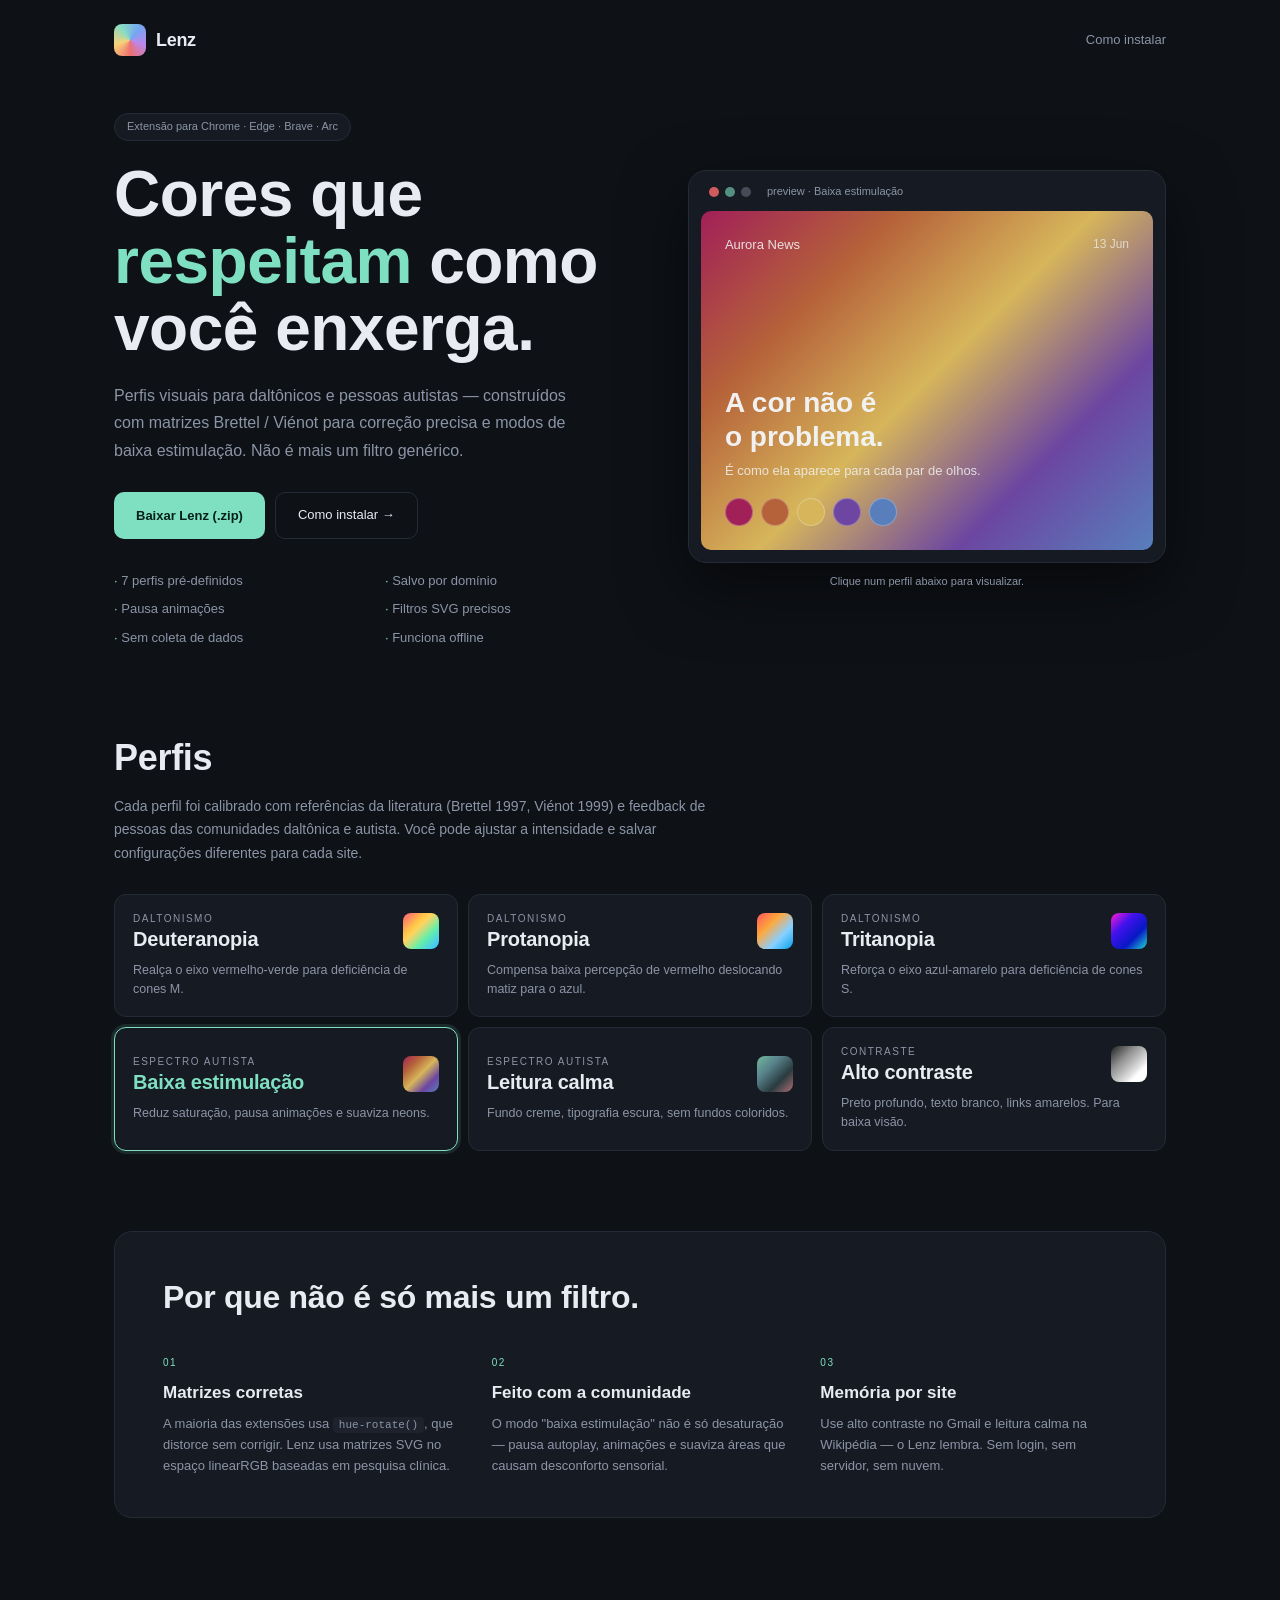
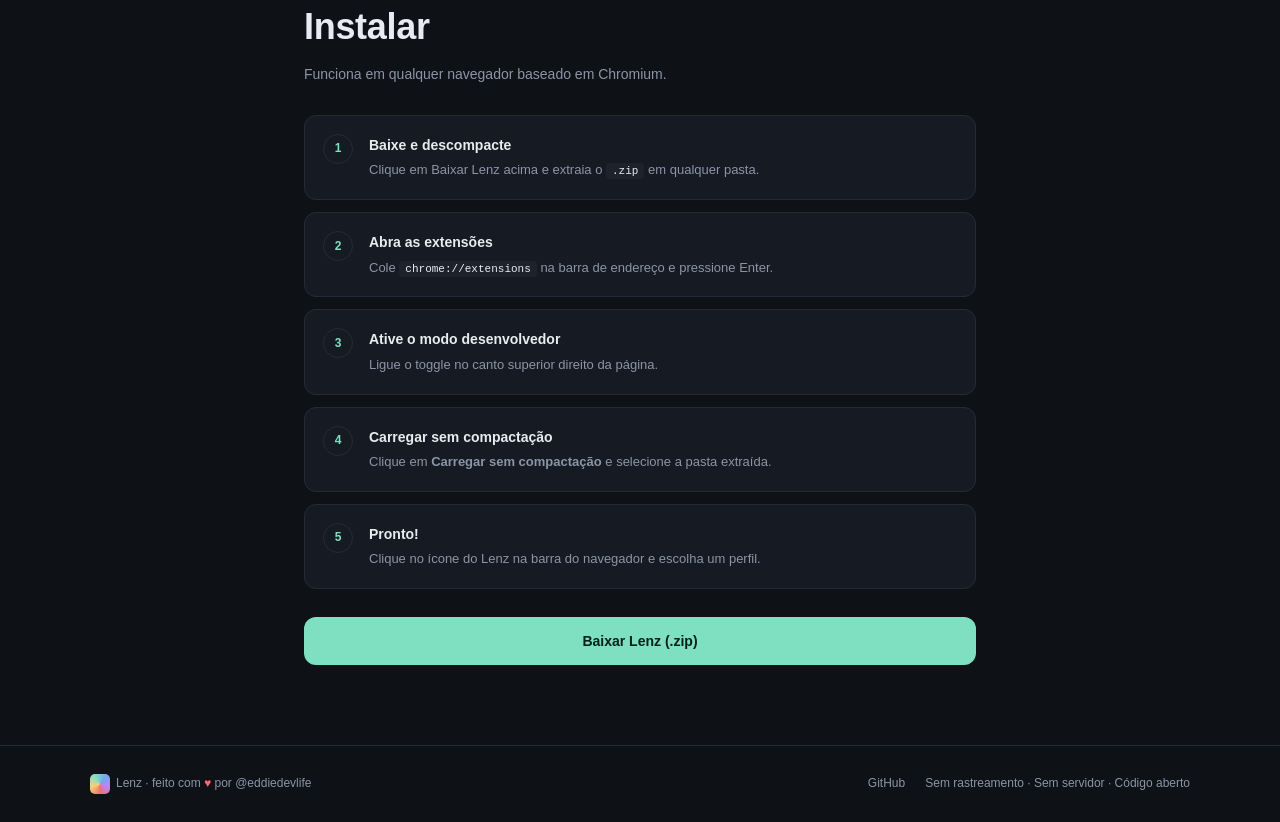
<file: docs/index.html>
<!doctype html>
<html lang="pt-br">
<head>
  <meta charset="utf-8" />
  <meta name="viewport" content="width=device-width, initial-scale=1" />
  <title>Lenz — Acessibilidade visual para daltônicos e autistas</title>
  <meta name="description" content="Extensão Chrome com perfis validados para daltonismo e baixa estimulação sensorial. Sem coleta de dados. Sem servidor. Código aberto." />
  <meta property="og:title" content="Lenz — Acessibilidade visual" />
  <meta property="og:description" content="Perfis reais para daltônicos e pessoas autistas. Matrizes Brettel/Viénot e modos de baixa estimulação. Gratuito e open source." />
  <meta property="og:type" content="website" />
  <meta name="theme-color" content="#0e1116" />
  <style>
    :root {
      --bg: #0e1116;
      --surface: #161a22;
      --surface-2: #1d222c;
      --text: #e8ecf2;
      --muted: #8b95a7;
      --line: #252b36;
      --accent: #7ee0c1;
      --accent-fg: #062018;
      --warn: #ffb86b;
      --radius: 12px;
      font-family: -apple-system, BlinkMacSystemFont, "Segoe UI", Roboto, sans-serif;
    }

    *, *::before, *::after { box-sizing: border-box; margin: 0; padding: 0; }
    html { scroll-behavior: smooth; }
    body { background: var(--bg); color: var(--text); line-height: 1.6; min-height: 100dvh; }
    a { color: inherit; text-decoration: none; }

    .container { max-width: 1100px; margin: 0 auto; padding: 0 24px; }

    /* ─── NAV ─── */
    nav {
      display: flex; align-items: center; justify-content: space-between;
      padding: 24px;
      max-width: 1100px; margin: 0 auto;
    }
    .brand { display: flex; align-items: center; gap: 10px; }
    .logo {
      width: 32px; height: 32px; border-radius: 8px;
      background: conic-gradient(from 180deg,#ff6b6b,#ffd166,#7ee0c1,#6aa9ff,#c084fc,#ff6b6b);
      filter: saturate(.85); flex-shrink: 0;
    }
    .brand-name { font-size: 18px; font-weight: 700; letter-spacing: -.3px; }
    nav a.nav-link { font-size: 13px; color: var(--muted); transition: color .15s; }
    nav a.nav-link:hover { color: var(--text); }

    /* ─── HERO ─── */
    .hero {
      display: grid; grid-template-columns: 1.1fr 1fr; gap: 48px; align-items: center;
      padding: 32px 24px 80px;
      max-width: 1100px; margin: 0 auto;
    }
    @media (max-width: 768px) {
      .hero { grid-template-columns: 1fr; }
      .hero-preview { display: none; }
    }

    .badge {
      display: inline-block; border: 1px solid var(--line);
      background: var(--surface); border-radius: 999px;
      padding: 4px 12px; font-size: 11px; color: var(--muted);
      margin-bottom: 20px;
    }
    h1 {
      font-size: clamp(36px, 6vw, 64px);
      font-weight: 800; line-height: 1.05; letter-spacing: -.5px;
    }
    h1 em { color: var(--accent); font-style: normal; }
    .hero-sub {
      margin-top: 20px; font-size: 16px; color: var(--muted); max-width: 480px; line-height: 1.7;
    }
    .cta-row { display: flex; flex-wrap: wrap; gap: 10px; margin-top: 28px; }
    .btn-primary {
      background: var(--accent); color: var(--accent-fg);
      border: none; border-radius: 10px; padding: 12px 22px;
      font-size: 13px; font-weight: 600; cursor: pointer;
      transition: transform .12s, opacity .12s; font-family: inherit;
    }
    .btn-primary:hover { transform: scale(1.02); }
    .btn-ghost {
      background: transparent; border: 1px solid var(--line); color: var(--text);
      border-radius: 10px; padding: 12px 22px; font-size: 13px;
      cursor: pointer; transition: background .12s, border-color .12s; font-family: inherit;
      text-decoration: none; display: inline-block;
    }
    .btn-ghost:hover { background: var(--surface); border-color: var(--muted); }

    .features-list {
      display: grid; grid-template-columns: 1fr 1fr; gap: 8px 16px;
      margin-top: 32px; list-style: none; font-size: 13px; color: var(--muted);
    }
    .features-list li::before { content: "·  "; color: var(--accent); }

    /* ─── PREVIEW CARD ─── */
    .preview-card {
      border: 1px solid var(--line); background: var(--surface);
      border-radius: 18px; padding: 12px; box-shadow: 0 24px 64px rgba(0,0,0,.5);
    }
    .preview-titlebar {
      display: flex; align-items: center; gap: 6px; padding: 0 8px 10px;
    }
    .dot { width: 10px; height: 10px; border-radius: 50%; }
    .dot-red { background: rgba(255,107,107,.8); }
    .dot-green { background: rgba(126,224,193,.6); }
    .dot-gray { background: rgba(139,149,167,.4); }
    .preview-label { margin-left: 10px; font-size: 11px; color: var(--muted); }

    .preview-screen {
      aspect-ratio: 4/3; border-radius: 10px; overflow: hidden;
      transition: filter .4s ease;
      display: flex; flex-direction: column; justify-content: space-between;
      padding: 24px;
      background: linear-gradient(135deg,#ff006e,#fb5607,#ffbe0b,#8338ec,#3a86ff);
    }
    .preview-top { display: flex; justify-content: space-between; color: rgba(255,255,255,.9); font-size: 13px; }
    .preview-headline { font-size: clamp(20px, 4vw, 28px); font-weight: 800; color: #fff; line-height: 1.2; }
    .preview-body { font-size: 13px; color: rgba(255,255,255,.85); margin-top: 8px; }
    .preview-dots { display: flex; gap: 8px; margin-top: 16px; }
    .preview-dot { width: 28px; height: 28px; border-radius: 50%; border: 1px solid rgba(255,255,255,.3); }

    .preview-hint { text-align: center; font-size: 11px; color: var(--muted); margin-top: 10px; }

    /* ─── PROFILES ─── */
    .section { padding: 0 24px 80px; max-width: 1100px; margin: 0 auto; }
    .section-title { font-size: clamp(24px, 4vw, 36px); font-weight: 800; letter-spacing: -.3px; }
    .section-sub { margin-top: 8px; font-size: 14px; color: var(--muted); max-width: 600px; line-height: 1.7; }

    .profiles-grid { display: grid; grid-template-columns: repeat(3, 1fr); gap: 10px; margin-top: 28px; }
    @media (max-width: 900px) { .profiles-grid { grid-template-columns: repeat(2, 1fr); } }
    @media (max-width: 560px) { .profiles-grid { grid-template-columns: 1fr; } }

    .profile-btn {
      background: var(--surface); border: 1px solid var(--line);
      border-radius: var(--radius); padding: 18px; text-align: left;
      cursor: pointer; font-family: inherit; color: var(--text);
      transition: border-color .15s, box-shadow .15s; width: 100%;
    }
    .profile-btn:hover { border-color: rgba(139,149,167,.5); }
    .profile-btn.active {
      border-color: var(--accent);
      box-shadow: 0 0 0 3px rgba(126,224,193,.12);
    }
    .profile-btn.active .profile-name { color: var(--accent); }

    .profile-top { display: flex; align-items: flex-start; justify-content: space-between; gap: 10px; }
    .profile-group { font-size: 10px; text-transform: uppercase; letter-spacing: 1.5px; color: var(--muted); margin-bottom: 4px; }
    .profile-name { font-size: 20px; font-weight: 700; letter-spacing: -.2px; }
    .profile-swatch { width: 36px; height: 36px; border-radius: 8px; flex-shrink: 0; }
    .profile-desc { margin-top: 10px; font-size: 12.5px; color: var(--muted); line-height: 1.5; }

    /* ─── WHY ─── */
    .why-box {
      border: 1px solid var(--line); background: var(--surface);
      border-radius: 18px; padding: 40px 48px; max-width: 1100px; margin: 0 auto 80px;
    }
    @media (max-width: 640px) { .why-box { padding: 28px 20px; } }
    .why-title { font-size: clamp(22px, 3.5vw, 32px); font-weight: 800; letter-spacing: -.3px; }
    .why-grid { display: grid; grid-template-columns: repeat(3, 1fr); gap: 32px; margin-top: 32px; }
    @media (max-width: 700px) { .why-grid { grid-template-columns: 1fr; gap: 24px; } }
    .why-num { font-size: 10px; text-transform: uppercase; letter-spacing: 1.5px; color: var(--accent); margin-bottom: 8px; }
    .why-item-title { font-size: 17px; font-weight: 700; margin-bottom: 8px; }
    .why-item-body { font-size: 13px; color: var(--muted); line-height: 1.6; }
    .why-item-body code { background: var(--surface-2); padding: 2px 6px; border-radius: 4px; font-size: 11px; }

    /* ─── INSTALL ─── */
    .install-section { max-width: 720px; margin: 0 auto; padding: 0 24px 80px; }
    .install-steps { list-style: none; margin-top: 28px; display: flex; flex-direction: column; gap: 12px; }
    .install-step {
      display: flex; gap: 16px; align-items: flex-start;
      background: var(--surface); border: 1px solid var(--line);
      border-radius: var(--radius); padding: 18px;
    }
    .step-num {
      width: 30px; height: 30px; border-radius: 50%; border: 1px solid var(--line);
      display: flex; align-items: center; justify-content: center;
      font-size: 12px; color: var(--accent); font-weight: 700; flex-shrink: 0;
    }
    .step-title { font-size: 14px; font-weight: 600; margin-bottom: 4px; }
    .step-body { font-size: 13px; color: var(--muted); }
    .step-body code {
      background: var(--surface-2); padding: 2px 6px; border-radius: 4px;
      font-size: 11px; color: var(--text);
    }
    .btn-full {
      display: block; width: 100%; margin-top: 28px;
      background: var(--accent); color: var(--accent-fg);
      border: none; border-radius: 12px; padding: 16px;
      font-size: 14px; font-weight: 600; cursor: pointer; font-family: inherit;
      transition: transform .12s;
    }
    .btn-full:hover { transform: scale(1.01); }

    /* ─── FOOTER ─── */
    footer {
      border-top: 1px solid var(--line);
      padding: 28px 24px;
    }
    .footer-inner {
      max-width: 1100px; margin: 0 auto;
      display: flex; flex-wrap: wrap; align-items: center;
      justify-content: space-between; gap: 12px;
      font-size: 12px; color: var(--muted);
    }
    .footer-inner a { color: var(--muted); transition: color .15s; }
    .footer-inner a:hover { color: var(--text); }
    .footer-by { display: flex; align-items: center; gap: 6px; }
    .footer-by .heart { color: #ff6b6b; }

    /* ─── FOCUS ─── */
    :focus-visible { outline: 2px solid var(--accent); outline-offset: 2px; border-radius: 4px; }
    @media (prefers-reduced-motion: reduce) { *, *::before, *::after { transition: none !important; } }
  </style>
</head>
<body>

  <!-- NAV -->
  <nav>
    <div class="brand">
      <div class="logo" aria-hidden="true"></div>
      <span class="brand-name">Lenz</span>
    </div>
    <a href="#instalar" class="nav-link">Como instalar</a>
  </nav>

  <!-- HERO -->
  <section class="hero" aria-label="Apresentação">
    <div>
      <span class="badge">Extensão para Chrome · Edge · Brave · Arc</span>
      <h1>Cores que <em>respeitam</em> como você enxerga.</h1>
      <p class="hero-sub">
        Perfis visuais para daltônicos e pessoas autistas — construídos com matrizes
        Brettel&nbsp;/&nbsp;Viénot para correção precisa e modos de baixa estimulação.
        Não é mais um filtro genérico.
      </p>
      <div class="cta-row">
        <button class="btn-primary" onclick="download()">Baixar Lenz (.zip)</button>
        <a href="#instalar" class="btn-ghost">Como instalar →</a>
      </div>
      <ul class="features-list" aria-label="Características">
        <li>7 perfis pré-definidos</li>
        <li>Salvo por domínio</li>
        <li>Pausa animações</li>
        <li>Filtros SVG precisos</li>
        <li>Sem coleta de dados</li>
        <li>Funciona offline</li>
      </ul>
    </div>

    <!-- PREVIEW -->
    <div class="hero-preview">
      <div class="preview-card">
        <div class="preview-titlebar">
          <span class="dot dot-red"></span>
          <span class="dot dot-green"></span>
          <span class="dot dot-gray"></span>
          <span class="preview-label" id="preview-label">preview · Baixa estimulação</span>
        </div>
        <div class="preview-screen" id="preview-screen">
          <div class="preview-top">
            <span style="font-weight:500">Aurora News</span>
            <span style="opacity:.8;font-size:12px">13 Jun</span>
          </div>
          <div>
            <div class="preview-headline">A cor não é<br>o problema.</div>
            <div class="preview-body">É como ela aparece para cada par de olhos.</div>
            <div class="preview-dots">
              <span class="preview-dot" style="background:#ff006e"></span>
              <span class="preview-dot" style="background:#fb5607"></span>
              <span class="preview-dot" style="background:#ffbe0b"></span>
              <span class="preview-dot" style="background:#8338ec"></span>
              <span class="preview-dot" style="background:#3a86ff"></span>
            </div>
          </div>
        </div>
      </div>
      <p class="preview-hint">Clique num perfil abaixo para visualizar.</p>
    </div>
  </section>

  <!-- PROFILES -->
  <section class="section" aria-labelledby="profiles-title">
    <h2 class="section-title" id="profiles-title">Perfis</h2>
    <p class="section-sub">
      Cada perfil foi calibrado com referências da literatura (Brettel 1997, Viénot&nbsp;1999)
      e feedback de pessoas das comunidades daltônica e autista. Você pode ajustar a
      intensidade e salvar configurações diferentes para cada site.
    </p>
    <div class="profiles-grid" id="profiles-grid" role="group" aria-label="Perfis de acessibilidade"></div>
  </section>

  <!-- WHY -->
  <div class="container">
    <div class="why-box">
      <h2 class="why-title">Por que não é só mais um filtro.</h2>
      <div class="why-grid">
        <div>
          <p class="why-num">01</p>
          <p class="why-item-title">Matrizes corretas</p>
          <p class="why-item-body">
            A maioria das extensões usa <code>hue-rotate()</code>, que distorce sem corrigir.
            Lenz usa matrizes SVG no espaço linearRGB baseadas em pesquisa clínica.
          </p>
        </div>
        <div>
          <p class="why-num">02</p>
          <p class="why-item-title">Feito com a comunidade</p>
          <p class="why-item-body">
            O modo "baixa estimulação" não é só desaturação — pausa autoplay, animações
            e suaviza áreas que causam desconforto sensorial.
          </p>
        </div>
        <div>
          <p class="why-num">03</p>
          <p class="why-item-title">Memória por site</p>
          <p class="why-item-body">
            Use alto contraste no Gmail e leitura calma na Wikipédia — o Lenz lembra.
            Sem login, sem servidor, sem nuvem.
          </p>
        </div>
      </div>
    </div>
  </div>

  <!-- INSTALL -->
  <section class="install-section" id="instalar" aria-labelledby="install-title">
    <h2 class="section-title" id="install-title">Instalar</h2>
    <p class="section-sub">Funciona em qualquer navegador baseado em Chromium.</p>
    <ol class="install-steps">
      <li class="install-step">
        <span class="step-num">1</span>
        <div>
          <p class="step-title">Baixe e descompacte</p>
          <p class="step-body">Clique em Baixar Lenz acima e extraia o <code>.zip</code> em qualquer pasta.</p>
        </div>
      </li>
      <li class="install-step">
        <span class="step-num">2</span>
        <div>
          <p class="step-title">Abra as extensões</p>
          <p class="step-body">Cole <code>chrome://extensions</code> na barra de endereço e pressione Enter.</p>
        </div>
      </li>
      <li class="install-step">
        <span class="step-num">3</span>
        <div>
          <p class="step-title">Ative o modo desenvolvedor</p>
          <p class="step-body">Ligue o toggle no canto superior direito da página.</p>
        </div>
      </li>
      <li class="install-step">
        <span class="step-num">4</span>
        <div>
          <p class="step-title">Carregar sem compactação</p>
          <p class="step-body">Clique em <strong>Carregar sem compactação</strong> e selecione a pasta extraída.</p>
        </div>
      </li>
      <li class="install-step">
        <span class="step-num">5</span>
        <div>
          <p class="step-title">Pronto!</p>
          <p class="step-body">Clique no ícone do Lenz na barra do navegador e escolha um perfil.</p>
        </div>
      </li>
    </ol>
    <button class="btn-full" onclick="download()">Baixar Lenz (.zip)</button>
  </section>

  <!-- FOOTER -->
  <footer>
    <div class="footer-inner">
      <div class="footer-by">
        <div class="logo" style="width:20px;height:20px;border-radius:5px;" aria-hidden="true"></div>
        <span>Lenz · feito com <span class="heart">♥</span> por
          <a href="https://www.linkedin.com/in/eddiedevlife" target="_blank" rel="noopener">@eddiedevlife</a>
        </span>
      </div>
      <div style="display:flex;gap:20px;">
        <a href="https://github.com/EddieDevLife/see-better-lenz" target="_blank" rel="noopener">GitHub</a>
        <span>Sem rastreamento · Sem servidor · Código aberto</span>
      </div>
    </div>
  </footer>

  <script>
    // ─── Profiles data ───
    const PROFILES = [
      {
        key: "deuteranopia",
        name: "Deuteranopia",
        group: "Daltonismo",
        desc: "Realça o eixo vermelho-verde para deficiência de cones M.",
        filter: "saturate(1.4) hue-rotate(-12deg) contrast(1.05)",
        bg: "linear-gradient(135deg,#ff6b6b,#ffd166,#7ee0c1,#6aa9ff)"
      },
      {
        key: "protanopia",
        name: "Protanopia",
        group: "Daltonismo",
        desc: "Compensa baixa percepção de vermelho deslocando matiz para o azul.",
        filter: "saturate(1.3) hue-rotate(8deg) contrast(1.08)",
        bg: "linear-gradient(135deg,#e85d75,#f4a261,#8ecae6,#219ebc)"
      },
      {
        key: "tritanopia",
        name: "Tritanopia",
        group: "Daltonismo",
        desc: "Reforça o eixo azul-amarelo para deficiência de cones S.",
        filter: "saturate(1.25) hue-rotate(-20deg)",
        bg: "linear-gradient(135deg,#f72585,#7209b7,#3a0ca3,#4cc9f0)"
      },
      {
        key: "low_stimulation",
        name: "Baixa estimulação",
        group: "Espectro autista",
        desc: "Reduz saturação, pausa animações e suaviza neons.",
        filter: "saturate(0.55) contrast(0.95) brightness(0.97)",
        bg: "linear-gradient(135deg,#ff006e,#fb5607,#ffbe0b,#8338ec,#3a86ff)"
      },
      {
        key: "calm_reading",
        name: "Leitura calma",
        group: "Espectro autista",
        desc: "Fundo creme, tipografia escura, sem fundos coloridos.",
        filter: "sepia(0.35) saturate(0.6) contrast(0.95)",
        bg: "linear-gradient(135deg,#06d6a0,#118ab2,#073b4c,#ef476f)"
      },
      {
        key: "high_contrast",
        name: "Alto contraste",
        group: "Contraste",
        desc: "Preto profundo, texto branco, links amarelos. Para baixa visão.",
        filter: "contrast(1.6) saturate(0)",
        bg: "linear-gradient(135deg,#444,#888,#bbb,#fff)"
      }
    ];

    let activeKey = "low_stimulation";

    function renderProfiles() {
      const grid = document.getElementById("profiles-grid");
      grid.innerHTML = "";
      PROFILES.forEach(p => {
        const btn = document.createElement("button");
        btn.className = "profile-btn" + (p.key === activeKey ? " active" : "");
        btn.setAttribute("aria-pressed", p.key === activeKey ? "true" : "false");
        btn.innerHTML = `
          <div class="profile-top">
            <div>
              <p class="profile-group">${p.group}</p>
              <p class="profile-name">${p.name}</p>
            </div>
            <div class="profile-swatch" style="background:${p.bg};filter:${p.filter}" aria-hidden="true"></div>
          </div>
          <p class="profile-desc">${p.desc}</p>
        `;
        btn.addEventListener("click", () => {
          activeKey = p.key;
          updatePreview(p);
          renderProfiles();
        });
        grid.appendChild(btn);
      });
    }

    function updatePreview(p) {
      const screen = document.getElementById("preview-screen");
      const label = document.getElementById("preview-label");
      if (screen) screen.style.filter = p.filter;
      if (label) label.textContent = "preview · " + p.name;
    }

    function download() {
      // Tenta baixar o zip do mesmo repositório
      const a = document.createElement("a");
      a.href = "https://github.com/EddieDevLife/see-better-lenz/archive/refs/heads/main.zip";
      a.download = "lenz.zip";
      document.body.appendChild(a);
      a.click();
      document.body.removeChild(a);
    }

    // Init
    renderProfiles();
    const initialProfile = PROFILES.find(p => p.key === activeKey);
    if (initialProfile) updatePreview(initialProfile);
  </script>
</body>
</html>
</file>
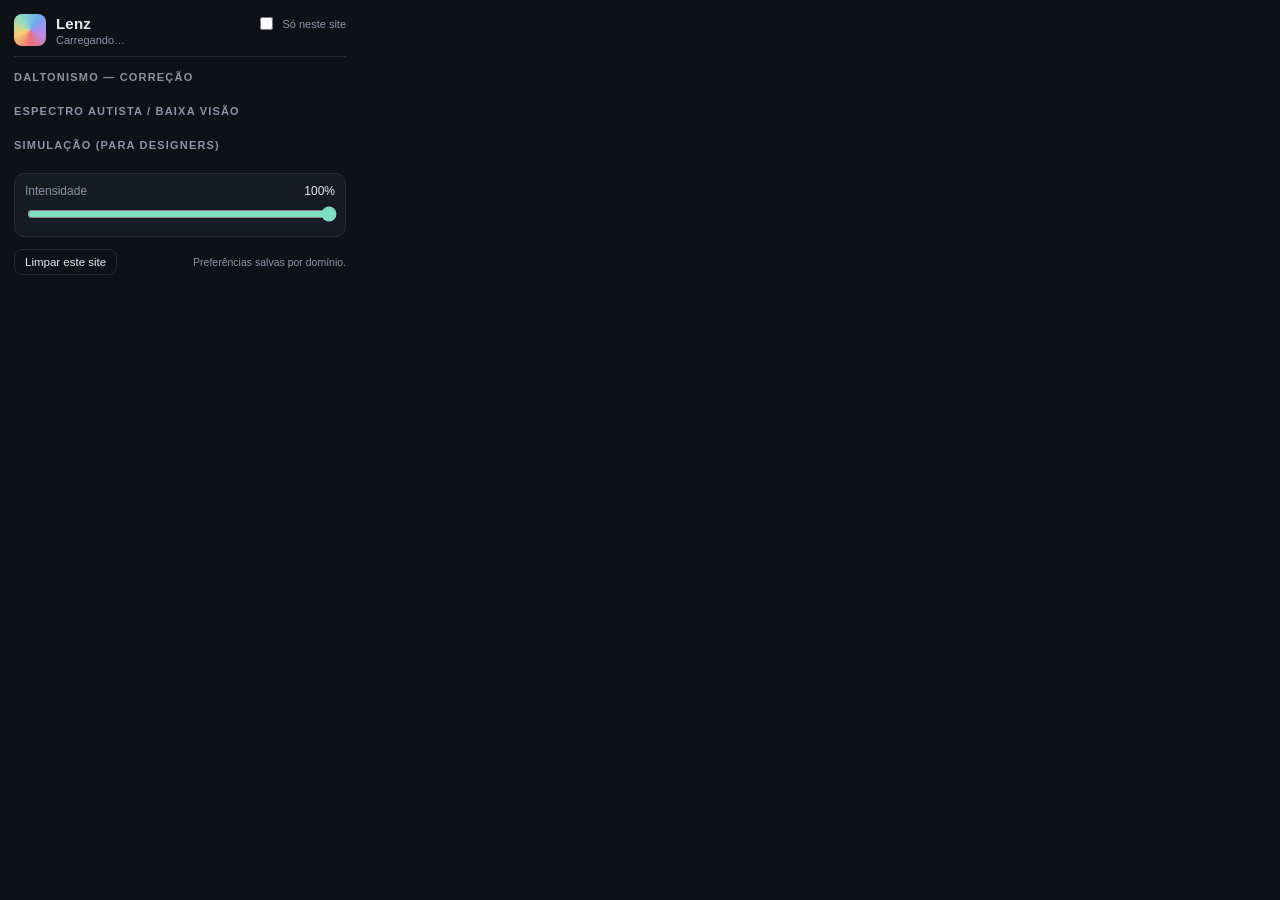
<file: popup.html>
<!doctype html>
<html lang="pt-br">
<head>
  <meta charset="utf-8" />
  <meta name="viewport" content="width=device-width, initial-scale=1" />
  <title>Lenz</title>
  <link rel="stylesheet" href="popup.css" />
</head>
<body>
  <header>
    <div class="brand">
      <div class="logo" aria-hidden="true"></div>
      <div>
        <h1>Lenz</h1>
        <p class="sub" id="scope">Carregando…</p>
      </div>
    </div>
    <label class="switch" title="Aplicar só neste site">
      <input type="checkbox" id="perDomain" />
      <span>Só neste site</span>
    </label>
  </header>

  <main>
    <section>
      <h2>Daltonismo — correção</h2>
      <div class="grid" id="group-cb"></div>
    </section>

    <section>
      <h2>Espectro autista / baixa visão</h2>
      <div class="grid" id="group-asd"></div>
    </section>

    <section>
      <h2>Simulação (para designers)</h2>
      <div class="grid" id="group-sim"></div>
    </section>

    <section class="intensity">
      <label for="intensity">Intensidade <span id="intensityVal">100%</span></label>
      <input type="range" id="intensity" min="20" max="100" step="5" value="100" />
    </section>
  </main>

  <footer>
    <button id="reset" class="ghost">Limpar este site</button>
    <span class="hint">Preferências salvas por domínio.</span>
  </footer>

  <script src="popup.js"></script>
</body>
</html>
</file>
<file: popup.css>
:root{
  --bg:#0e1116; --surface:#161a22; --surface-2:#1d222c;
  --text:#e8ecf2; --muted:#8b95a7; --line:#252b36;
  --accent:#7ee0c1; --accent-ink:#062018; --warn:#ffb86b;
  --radius:10px;
  font-family:-apple-system,BlinkMacSystemFont,"Segoe UI",Roboto,sans-serif;
}
*{box-sizing:border-box}
html,body{margin:0;padding:0;background:var(--bg);color:var(--text);width:360px}
body{padding:14px}
h1{font-size:15px;margin:0;letter-spacing:.2px}
h2{font-size:11px;text-transform:uppercase;letter-spacing:1.2px;color:var(--muted);margin:14px 0 8px;font-weight:600}
.sub{margin:2px 0 0;font-size:11px;color:var(--muted);max-width:200px;overflow:hidden;text-overflow:ellipsis;white-space:nowrap}

header{display:flex;justify-content:space-between;align-items:flex-start;gap:10px;padding-bottom:10px;border-bottom:1px solid var(--line)}
.brand{display:flex;gap:10px;align-items:center}
.logo{width:32px;height:32px;border-radius:8px;background:
  conic-gradient(from 180deg,#ff6b6b,#ffd166,#7ee0c1,#6aa9ff,#c084fc,#ff6b6b);
  filter:saturate(.85)}

.switch{display:flex;align-items:center;gap:6px;font-size:11px;color:var(--muted);cursor:pointer;user-select:none}
.switch input{accent-color:var(--accent)}

.grid{display:grid;grid-template-columns:1fr 1fr;gap:6px}
.opt{background:var(--surface);border:1px solid var(--line);border-radius:var(--radius);padding:9px 10px;cursor:pointer;text-align:left;color:var(--text);font:inherit;transition:border-color .12s,background .12s}
.opt:hover{background:var(--surface-2)}
.opt strong{display:block;font-size:12px;font-weight:600;margin-bottom:2px}
.opt span{display:block;font-size:10.5px;color:var(--muted);line-height:1.3}
.opt.active{border-color:var(--accent);background:linear-gradient(180deg,rgba(126,224,193,.08),transparent)}
.opt.active strong{color:var(--accent)}

.intensity{margin-top:14px;padding:10px;background:var(--surface);border:1px solid var(--line);border-radius:var(--radius)}
.intensity label{display:flex;justify-content:space-between;font-size:12px;color:var(--muted);margin-bottom:6px}
.intensity #intensityVal{color:var(--text);font-variant-numeric:tabular-nums}
.intensity input[type=range]{width:100%;accent-color:var(--accent)}

footer{margin-top:12px;display:flex;justify-content:space-between;align-items:center;gap:8px}
.hint{font-size:10.5px;color:var(--muted)}
.ghost{background:transparent;border:1px solid var(--line);color:var(--text);padding:6px 10px;border-radius:8px;font-size:11.5px;cursor:pointer}
.ghost:hover{border-color:var(--warn);color:var(--warn)}

:focus-visible{outline:2px solid var(--accent);outline-offset:2px}

@media (prefers-reduced-motion: reduce){*{transition:none!important;animation:none!important}}
</file>
